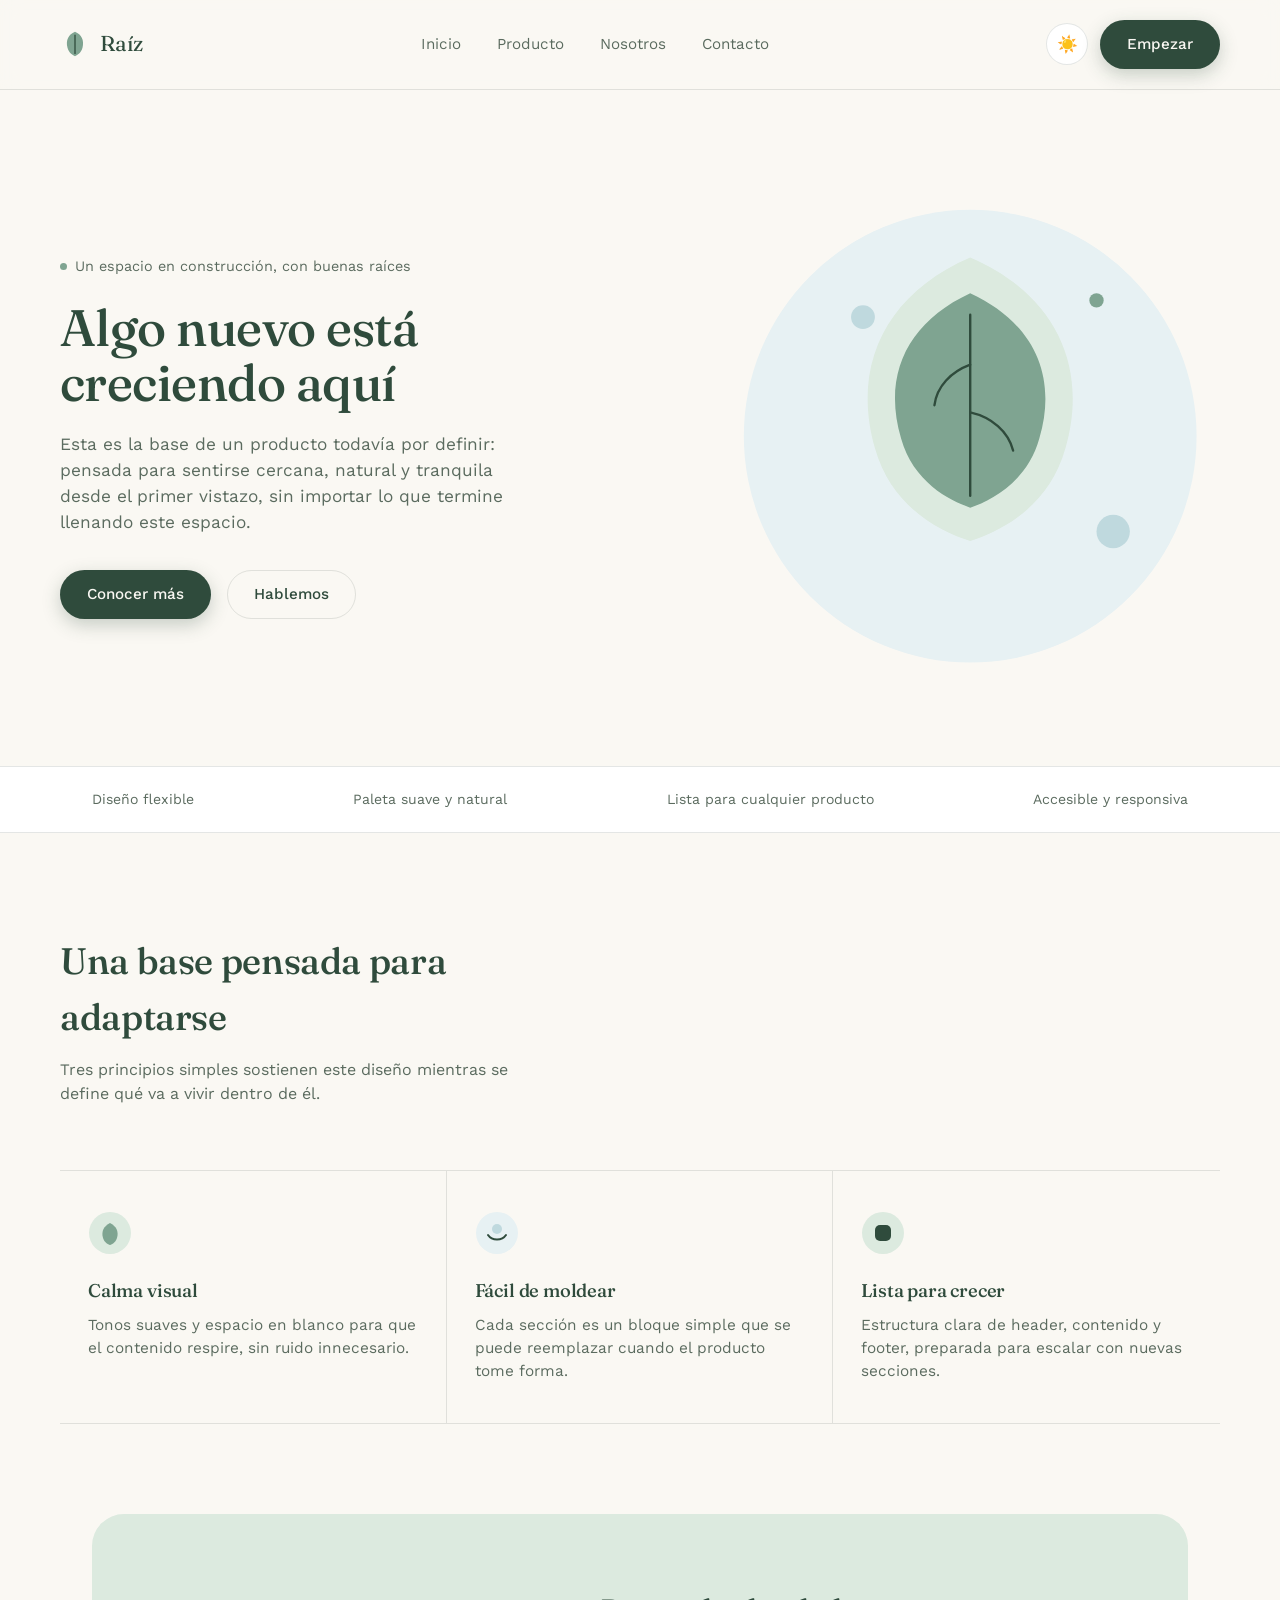
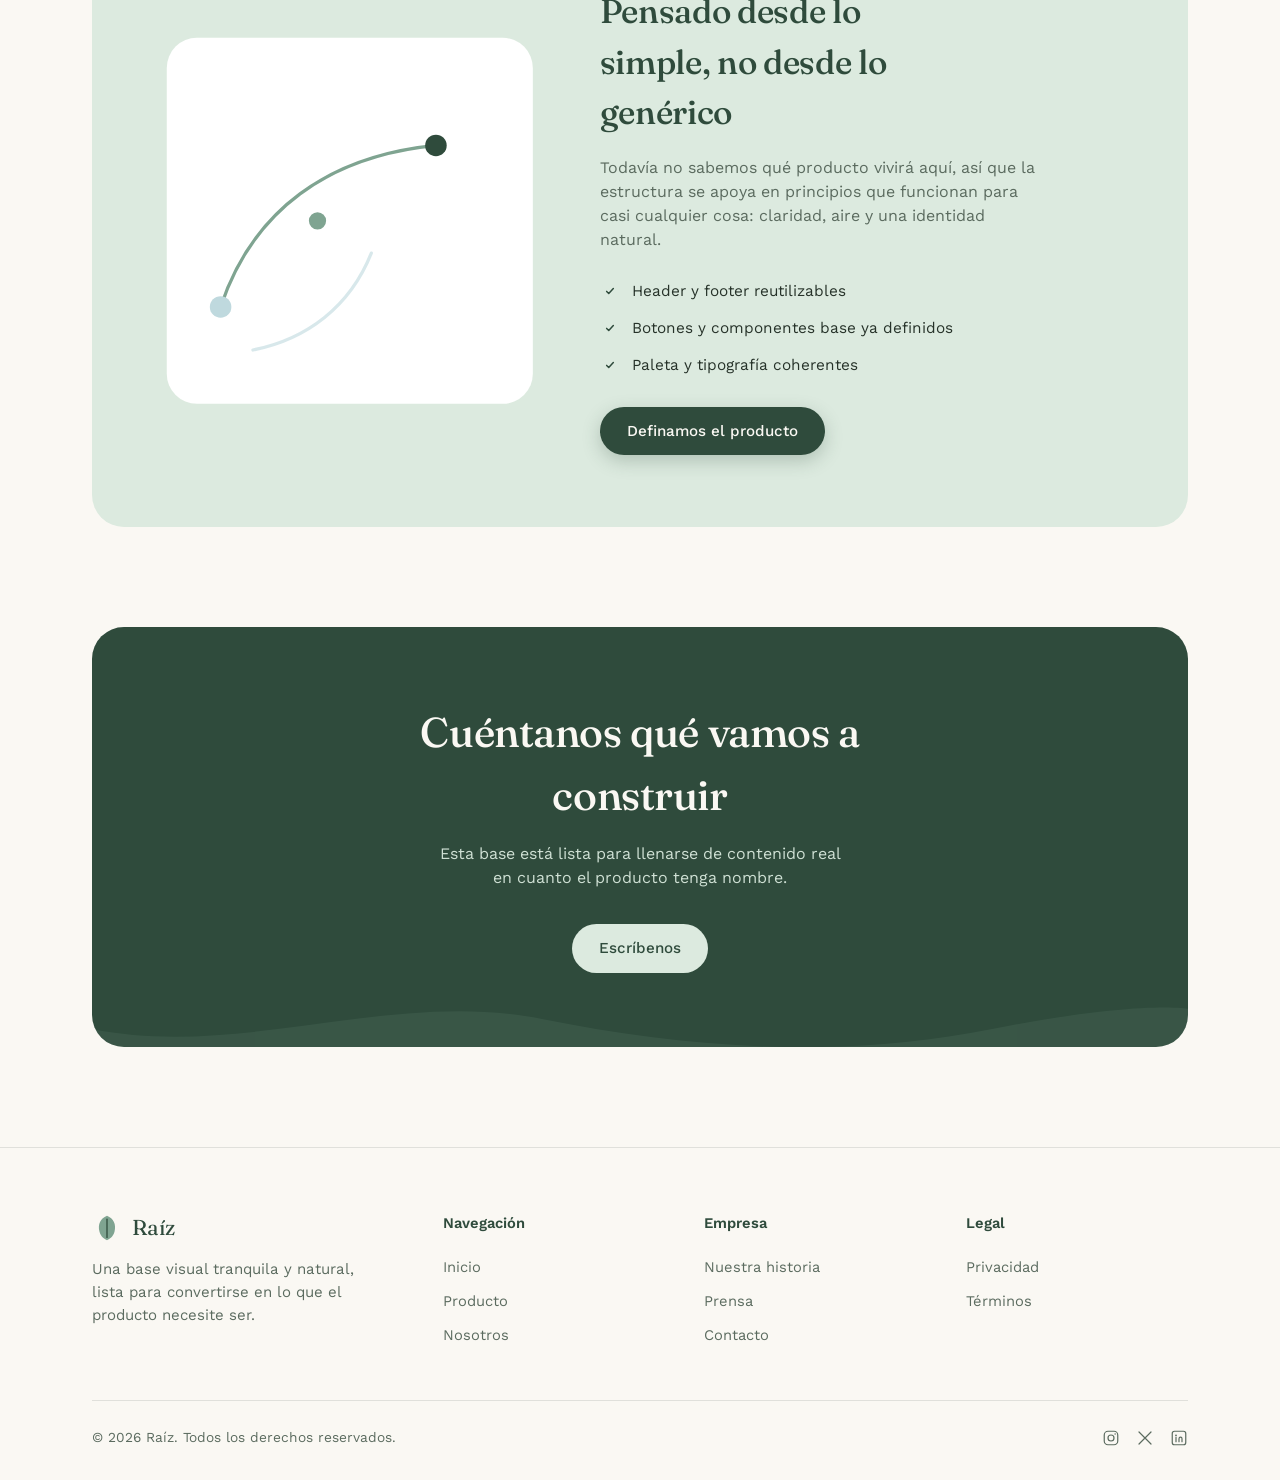
<file: index.html>
<!DOCTYPE html>
<html lang="es">
<head>
  <meta charset="UTF-8">
  <meta name="viewport" content="width=device-width, initial-scale=1.0">
  <title>Raíz — base de producto</title>
  <link rel="preconnect" href="https://fonts.googleapis.com">
  <link rel="preconnect" href="https://fonts.gstatic.com" crossorigin>
  <link href="https://fonts.googleapis.com/css2?family=Fraunces:opsz,wght@9..144,400;9..144,500;9..144,600&family=Work+Sans:wght@400;500;600&display=swap" rel="stylesheet">
  <link rel="stylesheet" href="prueba.css">
</head>
<body>
<header>
  <nav class="nav wrap" style="padding-left:0; padding-right:0;">
    <div class="brand">
      <svg viewBox="0 0 32 32" fill="none">
        <path d="M16 3C9 6 6 12 8 20c1.6 6 6 8 8 9 2-1 6.4-3 8-9 2-8-1-14-8-17Z" fill="var(--sage)"/>
        <path d="M16 6.5V26" stroke="var(--pine)" stroke-width="1.4" stroke-linecap="round"/>
      </svg>
      Raíz
    </div>
    <div class="nav-links">
      <a href="#inicio">Inicio</a>
      <a href="#producto">Producto</a>
      <a href="#nosotros">Nosotros</a>
      <a href="#contacto">Contacto</a>
    </div>
    <div class="nav-actions">

        <button class="theme-toggle" id="themeToggle" aria-label="Cambiar tema">
            ☀️
        </button>

        <a href="#contacto" class="btn btn-primary">Empezar</a>

    </div>
  </nav>
</header>

<main>

  <!-- HERO -->
  <section class="hero wrap" id="inicio">
    <div>
      <div class="eyebrow-dot"><span class="dot"></span>Un espacio en construcción, con buenas raíces</div>
      <h1>Algo nuevo está creciendo aquí</h1>
      <p>Esta es la base de un producto todavía por definir: pensada para sentirse cercana, natural y tranquila desde el primer vistazo, sin importar lo que termine llenando este espacio.</p>
      <div class="hero-actions">
        <a href="#producto" class="btn btn-primary">Conocer más</a>
        <a href="#contacto" class="btn btn-ghost">Hablemos</a>
      </div>
    </div>
    <div class="hero-art">
      <svg viewBox="0 0 420 420" fill="none">
        <circle cx="210" cy="210" r="190" fill="var(--sky-light)"/>
        <path d="M210 60c-70 30-100 90-80 160 14 50 55 70 80 78 25-8 66-28 80-78 20-70-10-130-80-160Z" fill="var(--sage-light)"/>
        <path d="M210 90c-52 24-74 68-58 122 10 36 40 52 58 58 18-6 48-22 58-58 16-54-6-98-58-122Z" fill="var(--sage)"/>
        <path d="M210 108v152" stroke="var(--pine)" stroke-width="2" stroke-linecap="round"/>
        <path d="M210 150c-16 6-28 18-30 34" stroke="var(--pine)" stroke-width="2" stroke-linecap="round" fill="none"/>
        <path d="M210 190c18 4 32 16 36 32" stroke="var(--pine)" stroke-width="2" stroke-linecap="round" fill="none"/>
        <circle cx="120" cy="110" r="10" fill="var(--sky)"/>
        <circle cx="330" cy="290" r="14" fill="var(--sky)"/>
        <circle cx="316" cy="96" r="6" fill="var(--sage)"/>
      </svg>
    </div>
  </section>

  <div class="strip">
    <div class="wrap">
      <span>Diseño flexible</span>
      <span>Paleta suave y natural</span>
      <span>Lista para cualquier producto</span>
      <span>Accesible y responsiva</span>
    </div>
  </div>

  <!-- FEATURES -->
  <section class="features wrap" id="producto">
    <div class="features-head">
      <h2>Una base pensada para adaptarse</h2>
      <p>Tres principios simples sostienen este diseño mientras se define qué va a vivir dentro de él.</p>
    </div>
    <div class="feature-row">
      <div class="feature">
        <svg class="icon" viewBox="0 0 44 44" fill="none">
          <circle cx="22" cy="22" r="21" fill="var(--sage-light)"/>
          <path d="M22 12c-6 3-9 8-7 15 1.4 4.5 5 6.4 7 7 2-0.6 5.6-2.5 7-7 2-7-1-12-7-15Z" fill="var(--sage)"/>
        </svg>
        <h3>Calma visual</h3>
        <p>Tonos suaves y espacio en blanco para que el contenido respire, sin ruido innecesario.</p>
      </div>
      <div class="feature">
        <svg class="icon" viewBox="0 0 44 44" fill="none">
          <circle cx="22" cy="22" r="21" fill="var(--sky-light)"/>
          <path d="M13 24c4 6 14 6 18 0" stroke="var(--pine)" stroke-width="2" stroke-linecap="round" fill="none"/>
          <circle cx="22" cy="18" r="5" fill="var(--sky)"/>
        </svg>
        <h3>Fácil de moldear</h3>
        <p>Cada sección es un bloque simple que se puede reemplazar cuando el producto tome forma.</p>
      </div>
      <div class="feature">
        <svg class="icon" viewBox="0 0 44 44" fill="none">
          <circle cx="22" cy="22" r="21" fill="var(--sage-light)"/>
          <rect x="14" y="14" width="16" height="16" rx="5" fill="var(--pine)"/>
        </svg>
        <h3>Lista para crecer</h3>
        <p>Estructura clara de header, contenido y footer, preparada para escalar con nuevas secciones.</p>
      </div>
    </div>
  </section>

  <!-- SHOWCASE -->
  <section class="showcase" id="nosotros">
    <div class="showcase-art">
      <svg viewBox="0 0 360 360" fill="none">
        <rect x="10" y="10" width="340" height="340" rx="28" fill="var(--paper)"/>
        <path d="M60 260c30-90 100-140 200-150" stroke="var(--sage)" stroke-width="3" fill="none" stroke-linecap="round"/>
        <circle cx="60" cy="260" r="10" fill="var(--sky)"/>
        <circle cx="150" cy="180" r="8" fill="var(--sage)"/>
        <circle cx="260" cy="110" r="10" fill="var(--pine)"/>
        <path d="M90 300c50-10 90-40 110-90" stroke="var(--sky)" stroke-width="3" fill="none" stroke-linecap="round" opacity="0.6"/>
      </svg>
    </div>
    <div class="showcase-copy">
      <h2>Pensado desde lo simple, no desde lo genérico</h2>
      <p>Todavía no sabemos qué producto vivirá aquí, así que la estructura se apoya en principios que funcionan para casi cualquier cosa: claridad, aire y una identidad natural.</p>
      <div class="check-list">
        <div class="check-item">
          <svg viewBox="0 0 24 24" fill="none"><circle cx="12" cy="12" r="11" fill="var(--sage-light)"/><path d="M8 12.5l2.5 2.5L16 9" stroke="var(--pine)" stroke-width="1.8" stroke-linecap="round" stroke-linejoin="round"/></svg>
          Header y footer reutilizables
        </div>
        <div class="check-item">
          <svg viewBox="0 0 24 24" fill="none"><circle cx="12" cy="12" r="11" fill="var(--sage-light)"/><path d="M8 12.5l2.5 2.5L16 9" stroke="var(--pine)" stroke-width="1.8" stroke-linecap="round" stroke-linejoin="round"/></svg>
          Botones y componentes base ya definidos
        </div>
        <div class="check-item">
          <svg viewBox="0 0 24 24" fill="none"><circle cx="12" cy="12" r="11" fill="var(--sage-light)"/><path d="M8 12.5l2.5 2.5L16 9" stroke="var(--pine)" stroke-width="1.8" stroke-linecap="round" stroke-linejoin="round"/></svg>
          Paleta y tipografía coherentes
        </div>
      </div>
      <a href="#contacto" class="btn btn-primary">Definamos el producto</a>
    </div>
  </section>

  <!-- CTA -->
  <section class="cta-band" id="contacto">
    <h2>Cuéntanos qué vamos a construir</h2>
    <p>Esta base está lista para llenarse de contenido real en cuanto el producto tenga nombre.</p>
    <a href="#" class="btn btn-primary">Escríbenos</a>
    <svg class="cta-wave" viewBox="0 0 1096 60" fill="none" preserveAspectRatio="none">
      <path d="M0 40c150 30 300-40 450-10s300 40 450 10 200-20 196-20V60H0Z" fill="var(--sage)" opacity="0.25"/>
    </svg>
  </section>

</main>

<footer>
  <div class="wrap">
    <div class="footer-grid">
      <div class="footer-brand">
        <div class="brand">
          <svg viewBox="0 0 32 32" fill="none">
            <path d="M16 3C9 6 6 12 8 20c1.6 6 6 8 8 9 2-1 6.4-3 8-9 2-8-1-14-8-17Z" fill="var(--sage)"/>
            <path d="M16 6.5V26" stroke="var(--pine)" stroke-width="1.4" stroke-linecap="round"/>
          </svg>
          Raíz
        </div>
        <p>Una base visual tranquila y natural, lista para convertirse en lo que el producto necesite ser.</p>
      </div>
      <div class="footer-col">
        <h4>Navegación</h4>
        <a href="#inicio">Inicio</a>
        <a href="#producto">Producto</a>
        <a href="#nosotros">Nosotros</a>
      </div>
      <div class="footer-col">
        <h4>Empresa</h4>
        <a href="#">Nuestra historia</a>
        <a href="#">Prensa</a>
        <a href="#contacto">Contacto</a>
      </div>
      <div class="footer-col">
        <h4>Legal</h4>
        <a href="#">Privacidad</a>
        <a href="#">Términos</a>
      </div>
    </div>
    <div class="footer-bottom">
      <span>© 2026 Raíz. Todos los derechos reservados.</span>
      <div class="footer-socials">
        <a href="#" aria-label="Instagram"><svg viewBox="0 0 24 24" fill="none"><rect x="3" y="3" width="18" height="18" rx="5" stroke="currentColor" stroke-width="1.6"/><circle cx="12" cy="12" r="4" stroke="currentColor" stroke-width="1.6"/><circle cx="17.5" cy="6.5" r="1" fill="currentColor"/></svg></a>
        <a href="#" aria-label="X"><svg viewBox="0 0 24 24" fill="none"><path d="M4 4l16 16M20 4L4 20" stroke="currentColor" stroke-width="1.6" stroke-linecap="round"/></svg></a>
        <a href="#" aria-label="LinkedIn"><svg viewBox="0 0 24 24" fill="none"><rect x="3" y="3" width="18" height="18" rx="3" stroke="currentColor" stroke-width="1.6"/><circle cx="8" cy="8.5" r="1.2" fill="currentColor"/><path d="M8 11v6M12 17v-4c0-1.5 1-2.3 2.2-2.3S16 11.5 16 13v4" stroke="currentColor" stroke-width="1.6" stroke-linecap="round"/></svg></a>
      </div>
    </div>
  </div>
</footer>

</body>
</html>
<script>
  const themeToggle = document.getElementById("themeToggle");

  const savedTheme = localStorage.getItem("theme");

  if (savedTheme === "dark") {
    document.documentElement.setAttribute("data-theme", "dark");
    themeToggle.textContent = "🌙";
  }

  themeToggle.addEventListener("click", () => {
    const isDark =
      document.documentElement.getAttribute("data-theme") === "dark";

    if (isDark) {
      document.documentElement.removeAttribute("data-theme");
      localStorage.setItem("theme", "light");
      themeToggle.textContent = "☀️";
    } else {
      document.documentElement.setAttribute("data-theme", "dark");
      localStorage.setItem("theme", "dark");
      themeToggle.textContent = "🌙";
    }
  });
</script>
</file>
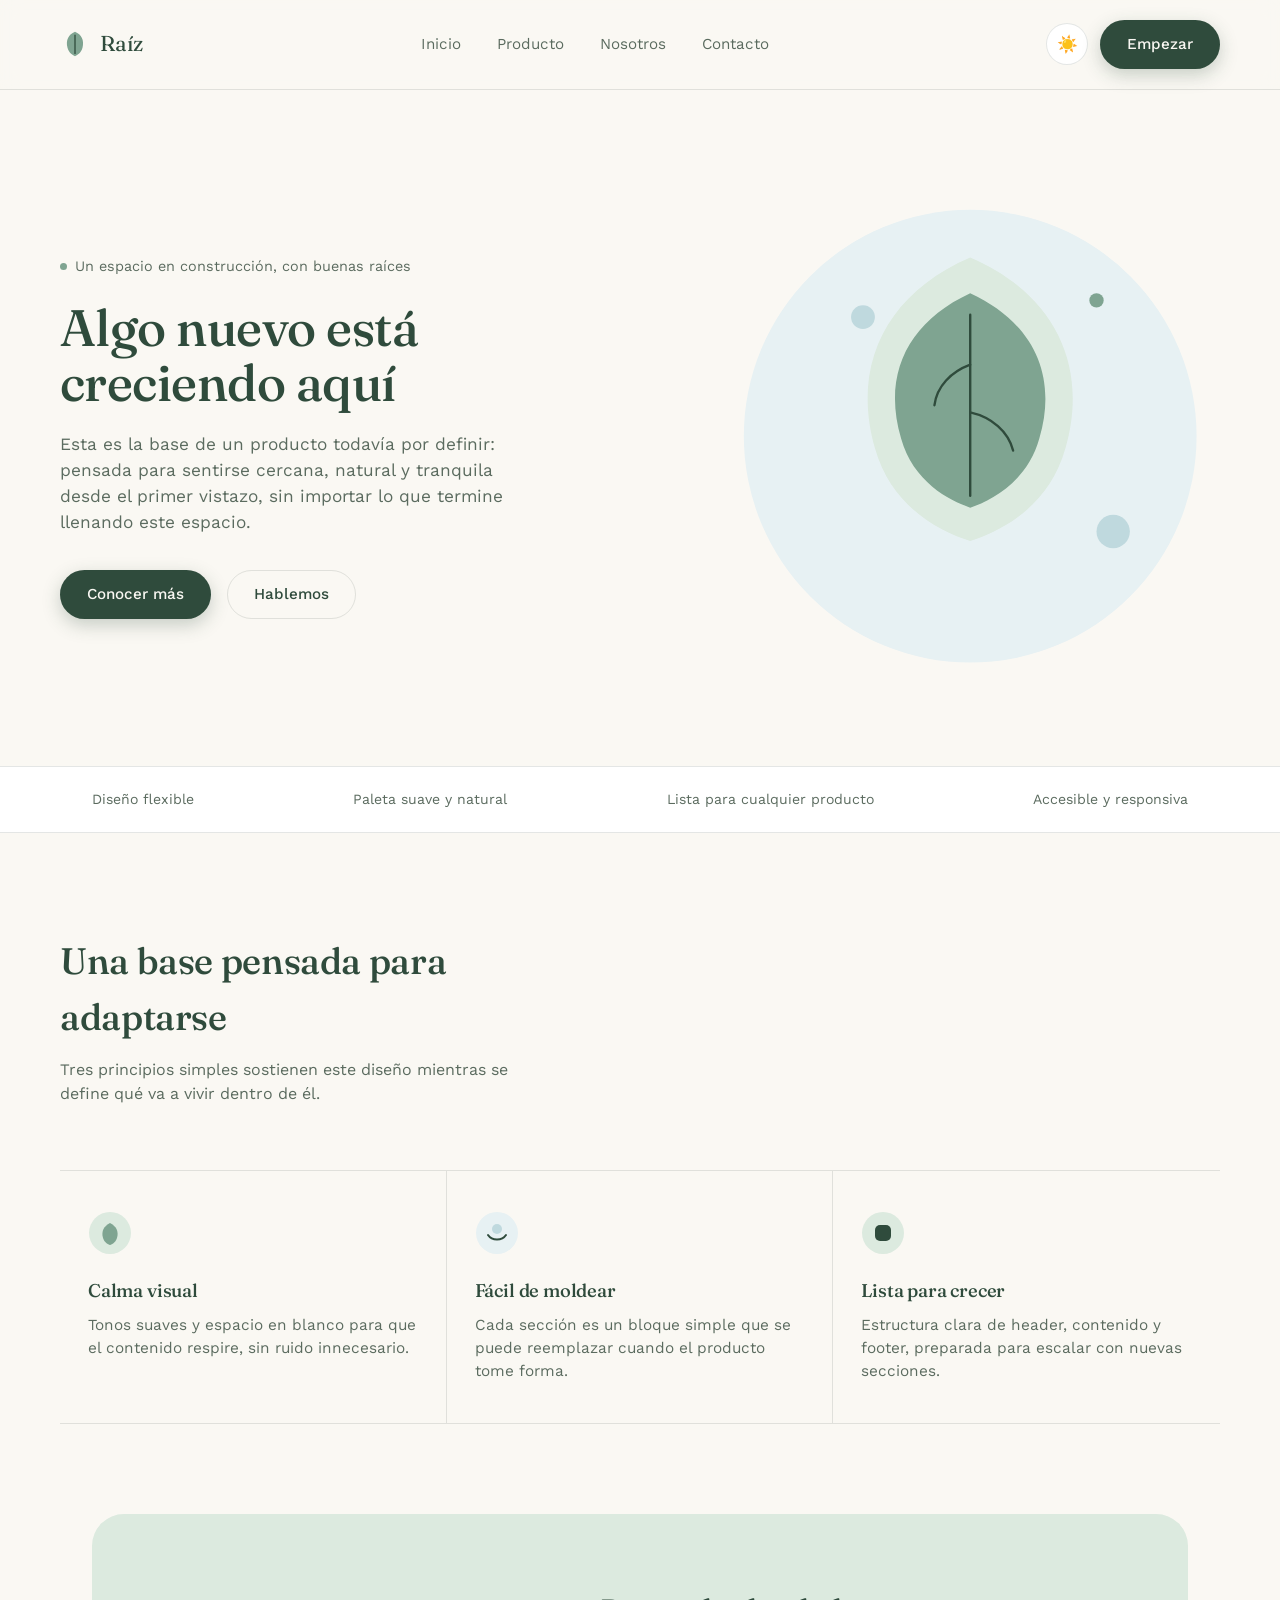
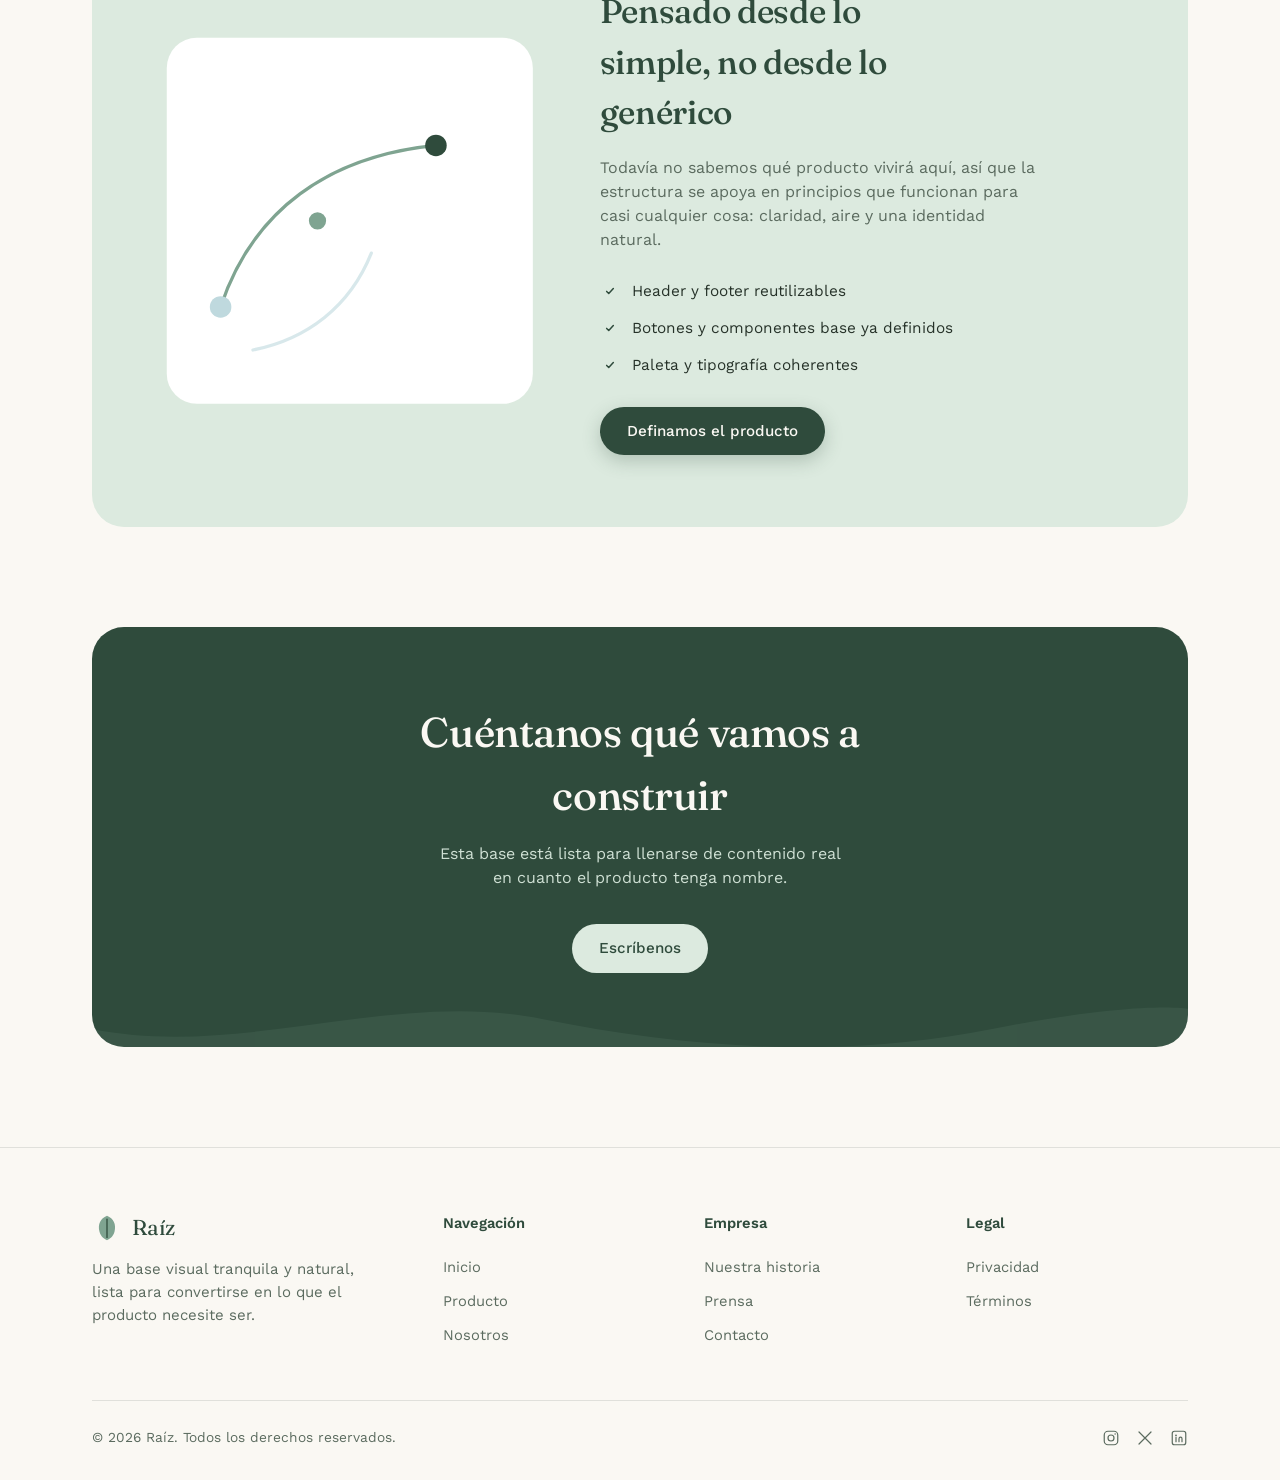
<file: SenseCore.html>
<!DOCTYPE html>
<html lang="es">
<head>
<meta charset="UTF-8">
<meta name="viewport" content="width=device-width, initial-scale=1.0">
<title>Raíz — base de producto</title>
<link rel="preconnect" href="https://fonts.googleapis.com">
<link rel="preconnect" href="https://fonts.gstatic.com" crossorigin>
<link href="https://fonts.googleapis.com/css2?family=Fraunces:opsz,wght@9..144,400;9..144,500;9..144,600&family=Work+Sans:wght@400;500;600&display=swap" rel="stylesheet">
<link rel="stylesheet" href="prueba.css">
</head>
<script>
  const themeToggle = document.getElementById("themeToggle");

  const savedTheme = localStorage.getItem("theme");

  if (savedTheme === "dark") {
    document.documentElement.setAttribute("data-theme", "dark");
    themeToggle.textContent = "🌙";
  }

  themeToggle.addEventListener("click", () => {
    const isDark =
      document.documentElement.getAttribute("data-theme") === "dark";

    if (isDark) {
      document.documentElement.removeAttribute("data-theme");
      localStorage.setItem("theme", "light");
      themeToggle.textContent = "☀️";
    } else {
      document.documentElement.setAttribute("data-theme", "dark");
      localStorage.setItem("theme", "dark");
      themeToggle.textContent = "🌙";
    }
  });
</script>
<body>

<header>
  <nav class="nav wrap" style="padding-left:0; padding-right:0;">
    <div class="brand">
      <svg viewBox="0 0 32 32" fill="none">
        <path d="M16 3C9 6 6 12 8 20c1.6 6 6 8 8 9 2-1 6.4-3 8-9 2-8-1-14-8-17Z" fill="var(--sage)"/>
        <path d="M16 6.5V26" stroke="var(--pine)" stroke-width="1.4" stroke-linecap="round"/>
      </svg>
      Raíz
    </div>
    <div class="nav-links">
      <a href="#inicio">Inicio</a>
      <a href="#producto">Producto</a>
      <a href="#nosotros">Nosotros</a>
      <a href="#contacto">Contacto</a>
    </div>
    <div class="nav-actions">

        <button class="theme-toggle" id="themeToggle" aria-label="Cambiar tema">
            ☀️
        </button>

        <a href="#contacto" class="btn btn-primary">Empezar</a>

    </div>
  </nav>
</header>

<main>

  <!-- HERO -->
  <section class="hero wrap" id="inicio">
    <div>
      <div class="eyebrow-dot"><span class="dot"></span>Un espacio en construcción, con buenas raíces</div>
      <h1>Algo nuevo está creciendo aquí</h1>
      <p>Esta es la base de un producto todavía por definir: pensada para sentirse cercana, natural y tranquila desde el primer vistazo, sin importar lo que termine llenando este espacio.</p>
      <div class="hero-actions">
        <a href="#producto" class="btn btn-primary">Conocer más</a>
        <a href="#contacto" class="btn btn-ghost">Hablemos</a>
      </div>
    </div>
    <div class="hero-art">
      <svg viewBox="0 0 420 420" fill="none">
        <circle cx="210" cy="210" r="190" fill="var(--sky-light)"/>
        <path d="M210 60c-70 30-100 90-80 160 14 50 55 70 80 78 25-8 66-28 80-78 20-70-10-130-80-160Z" fill="var(--sage-light)"/>
        <path d="M210 90c-52 24-74 68-58 122 10 36 40 52 58 58 18-6 48-22 58-58 16-54-6-98-58-122Z" fill="var(--sage)"/>
        <path d="M210 108v152" stroke="var(--pine)" stroke-width="2" stroke-linecap="round"/>
        <path d="M210 150c-16 6-28 18-30 34" stroke="var(--pine)" stroke-width="2" stroke-linecap="round" fill="none"/>
        <path d="M210 190c18 4 32 16 36 32" stroke="var(--pine)" stroke-width="2" stroke-linecap="round" fill="none"/>
        <circle cx="120" cy="110" r="10" fill="var(--sky)"/>
        <circle cx="330" cy="290" r="14" fill="var(--sky)"/>
        <circle cx="316" cy="96" r="6" fill="var(--sage)"/>
      </svg>
    </div>
  </section>

  <div class="strip">
    <div class="wrap">
      <span>Diseño flexible</span>
      <span>Paleta suave y natural</span>
      <span>Lista para cualquier producto</span>
      <span>Accesible y responsiva</span>
    </div>
  </div>

  <!-- FEATURES -->
  <section class="features wrap" id="producto">
    <div class="features-head">
      <h2>Una base pensada para adaptarse</h2>
      <p>Tres principios simples sostienen este diseño mientras se define qué va a vivir dentro de él.</p>
    </div>
    <div class="feature-row">
      <div class="feature">
        <svg class="icon" viewBox="0 0 44 44" fill="none">
          <circle cx="22" cy="22" r="21" fill="var(--sage-light)"/>
          <path d="M22 12c-6 3-9 8-7 15 1.4 4.5 5 6.4 7 7 2-0.6 5.6-2.5 7-7 2-7-1-12-7-15Z" fill="var(--sage)"/>
        </svg>
        <h3>Calma visual</h3>
        <p>Tonos suaves y espacio en blanco para que el contenido respire, sin ruido innecesario.</p>
      </div>
      <div class="feature">
        <svg class="icon" viewBox="0 0 44 44" fill="none">
          <circle cx="22" cy="22" r="21" fill="var(--sky-light)"/>
          <path d="M13 24c4 6 14 6 18 0" stroke="var(--pine)" stroke-width="2" stroke-linecap="round" fill="none"/>
          <circle cx="22" cy="18" r="5" fill="var(--sky)"/>
        </svg>
        <h3>Fácil de moldear</h3>
        <p>Cada sección es un bloque simple que se puede reemplazar cuando el producto tome forma.</p>
      </div>
      <div class="feature">
        <svg class="icon" viewBox="0 0 44 44" fill="none">
          <circle cx="22" cy="22" r="21" fill="var(--sage-light)"/>
          <rect x="14" y="14" width="16" height="16" rx="5" fill="var(--pine)"/>
        </svg>
        <h3>Lista para crecer</h3>
        <p>Estructura clara de header, contenido y footer, preparada para escalar con nuevas secciones.</p>
      </div>
    </div>
  </section>

  <!-- SHOWCASE -->
  <section class="showcase" id="nosotros">
    <div class="showcase-art">
      <svg viewBox="0 0 360 360" fill="none">
        <rect x="10" y="10" width="340" height="340" rx="28" fill="var(--paper)"/>
        <path d="M60 260c30-90 100-140 200-150" stroke="var(--sage)" stroke-width="3" fill="none" stroke-linecap="round"/>
        <circle cx="60" cy="260" r="10" fill="var(--sky)"/>
        <circle cx="150" cy="180" r="8" fill="var(--sage)"/>
        <circle cx="260" cy="110" r="10" fill="var(--pine)"/>
        <path d="M90 300c50-10 90-40 110-90" stroke="var(--sky)" stroke-width="3" fill="none" stroke-linecap="round" opacity="0.6"/>
      </svg>
    </div>
    <div class="showcase-copy">
      <h2>Pensado desde lo simple, no desde lo genérico</h2>
      <p>Todavía no sabemos qué producto vivirá aquí, así que la estructura se apoya en principios que funcionan para casi cualquier cosa: claridad, aire y una identidad natural.</p>
      <div class="check-list">
        <div class="check-item">
          <svg viewBox="0 0 24 24" fill="none"><circle cx="12" cy="12" r="11" fill="var(--sage-light)"/><path d="M8 12.5l2.5 2.5L16 9" stroke="var(--pine)" stroke-width="1.8" stroke-linecap="round" stroke-linejoin="round"/></svg>
          Header y footer reutilizables
        </div>
        <div class="check-item">
          <svg viewBox="0 0 24 24" fill="none"><circle cx="12" cy="12" r="11" fill="var(--sage-light)"/><path d="M8 12.5l2.5 2.5L16 9" stroke="var(--pine)" stroke-width="1.8" stroke-linecap="round" stroke-linejoin="round"/></svg>
          Botones y componentes base ya definidos
        </div>
        <div class="check-item">
          <svg viewBox="0 0 24 24" fill="none"><circle cx="12" cy="12" r="11" fill="var(--sage-light)"/><path d="M8 12.5l2.5 2.5L16 9" stroke="var(--pine)" stroke-width="1.8" stroke-linecap="round" stroke-linejoin="round"/></svg>
          Paleta y tipografía coherentes
        </div>
      </div>
      <a href="#contacto" class="btn btn-primary">Definamos el producto</a>
    </div>
  </section>

  <!-- CTA -->
  <section class="cta-band" id="contacto">
    <h2>Cuéntanos qué vamos a construir</h2>
    <p>Esta base está lista para llenarse de contenido real en cuanto el producto tenga nombre.</p>
    <a href="#" class="btn btn-primary">Escríbenos</a>
    <svg class="cta-wave" viewBox="0 0 1096 60" fill="none" preserveAspectRatio="none">
      <path d="M0 40c150 30 300-40 450-10s300 40 450 10 200-20 196-20V60H0Z" fill="var(--sage)" opacity="0.25"/>
    </svg>
  </section>

</main>

<footer>
  <div class="wrap">
    <div class="footer-grid">
      <div class="footer-brand">
        <div class="brand">
          <svg viewBox="0 0 32 32" fill="none">
            <path d="M16 3C9 6 6 12 8 20c1.6 6 6 8 8 9 2-1 6.4-3 8-9 2-8-1-14-8-17Z" fill="var(--sage)"/>
            <path d="M16 6.5V26" stroke="var(--pine)" stroke-width="1.4" stroke-linecap="round"/>
          </svg>
          Raíz
        </div>
        <p>Una base visual tranquila y natural, lista para convertirse en lo que el producto necesite ser.</p>
      </div>
      <div class="footer-col">
        <h4>Navegación</h4>
        <a href="#inicio">Inicio</a>
        <a href="#producto">Producto</a>
        <a href="#nosotros">Nosotros</a>
      </div>
      <div class="footer-col">
        <h4>Empresa</h4>
        <a href="#">Nuestra historia</a>
        <a href="#">Prensa</a>
        <a href="#contacto">Contacto</a>
      </div>
      <div class="footer-col">
        <h4>Legal</h4>
        <a href="#">Privacidad</a>
        <a href="#">Términos</a>
      </div>
    </div>
    <div class="footer-bottom">
      <span>© 2026 Raíz. Todos los derechos reservados.</span>
      <div class="footer-socials">
        <a href="#" aria-label="Instagram"><svg viewBox="0 0 24 24" fill="none"><rect x="3" y="3" width="18" height="18" rx="5" stroke="currentColor" stroke-width="1.6"/><circle cx="12" cy="12" r="4" stroke="currentColor" stroke-width="1.6"/><circle cx="17.5" cy="6.5" r="1" fill="currentColor"/></svg></a>
        <a href="#" aria-label="X"><svg viewBox="0 0 24 24" fill="none"><path d="M4 4l16 16M20 4L4 20" stroke="currentColor" stroke-width="1.6" stroke-linecap="round"/></svg></a>
        <a href="#" aria-label="LinkedIn"><svg viewBox="0 0 24 24" fill="none"><rect x="3" y="3" width="18" height="18" rx="3" stroke="currentColor" stroke-width="1.6"/><circle cx="8" cy="8.5" r="1.2" fill="currentColor"/><path d="M8 11v6M12 17v-4c0-1.5 1-2.3 2.2-2.3S16 11.5 16 13v4" stroke="currentColor" stroke-width="1.6" stroke-linecap="round"/></svg></a>
      </div>
    </div>
  </div>
</footer>

</body>
</html>
</file>
<file: prueba.css>
:root {
    --cream: #FAF8F3;
    --paper: #FFFFFF;
    --ink: #263229;
    --ink-soft: #5B6B5F;
    --pine: #2F4B3C;
    --sage: #7FA491;
    --sage-light: #DCEADF;
    --sky: #BFD9DE;
    --sky-light: #E7F1F3;
    --line: rgba(38,50,41,0.12);
    --radius: 22px;

    --header-bg: rgba(250,248,243,0.86);
    --button-text: #FAF8F3;
    --cta-text: #CFE0D4;
    }

    /* No se como esto funciona cfff💔 */

    [data-theme="dark"] {
    --cream: #111814;
    --paper: #18221D;
    --ink: #E8EFEA;
    --ink-soft: #A9B8AE;
    --pine: #B8D1C1;
    --sage: #7FA491;
    --sage-light: #294036;
    --sky: #41616A;
    --sky-light: #24373B;
    --line: rgba(232,239,234,0.12);

    --header-bg: rgba(17,24,20,0.86);
    --button-text: #111814;
    --cta-text: #CFE0D4;
    }

  *{ box-sizing: border-box; margin:0; padding:0; }

  html{ scroll-behavior: smooth; }

  body{
    background: var(--cream);
    color: var(--ink);
    font-family: 'Work Sans', sans-serif;
    line-height: 1.5;
    -webkit-font-smoothing: antialiased;
    transition: background-color .3s ease, color .3s ease;
    }

  h1, h2, h3{
    font-family: 'Fraunces', serif;
    font-weight: 500;
    color: var(--pine);
    letter-spacing: -0.01em;
  }

  a{ color: inherit; text-decoration: none; }

  img, svg{ display:block; max-width: 100%; }

  .wrap{
    max-width: 1160px;
    margin: 0 auto;
    padding: 0 32px;
  }

  /* ---------- HEADER ---------- */

  header{
    position: sticky;
    top: 0;
    z-index: 20;
    background: var(--header-bg);
    backdrop-filter: blur(10px);
    border-bottom: 1px solid var(--line);
    transition: background .3s ease, border-color .3s ease;
  }
 
  .nav{
    display: flex;
    align-items: center;
    justify-content: space-between;
    padding: 20px 32px;
  }

  .brand{
    display: flex;
    align-items: center;
    gap: 10px;
    font-family: 'Fraunces', serif;
    font-size: 1.35rem;
    color: var(--pine);
  }

  .brand svg{ width: 30px; height: 30px; }

  .nav-links{
    display: flex;
    gap: 36px;
    font-size: 0.95rem;
    color: var(--ink-soft);
  }

  .nav-links a{ transition: color .2s ease; }
  .nav-links a:hover{ color: var(--pine); }

  .nav-actions{
    display: flex;
    align-items: center;
    gap: 12px;
  }

  .theme-toggle{
    width: 42px;
    height: 42px;
    border-radius: 50%;
    border: 1px solid var(--line);
    background: var(--paper);
    color: var(--ink);
    cursor: pointer;
    font-size: 1.05rem;

    display: flex;
    align-items: center;
    justify-content: center;

    transition:
        background .2s ease,
        color .2s ease,
        border-color .2s ease,
        transform .2s ease;
    }

  .theme-toggle:hover{
    transform: scale(1.06);
    border-color: var(--pine);
    }

  .theme-toggle:active{
    transform: scale(.96);
    }

  .btn{
    display: inline-flex;
    align-items: center;
    justify-content: center;
    padding: 12px 26px;
    border-radius: 999px;
    font-size: 0.95rem;
    font-weight: 500;
    cursor: pointer;
    border: 1px solid transparent;
    transition: transform .18s ease, box-shadow .18s ease, background .18s ease;
  }

  .btn:active{ transform: translateY(1px); }

  .btn-primary{
    background: var(--pine);
    color: var(--cream);
    box-shadow: 0 6px 18px rgba(47,75,60,0.25);
  }
  .btn-primary:hover{ background: #26402f; box-shadow: 0 8px 22px rgba(47,75,60,0.32); }

  .btn-ghost{
    background: transparent;
    border-color: var(--line);
    color: var(--pine);
  }
  .btn-ghost:hover{ border-color: var(--pine); }

  /* ---------- HERO ---------- */

  .hero{
    padding: 96px 0 80px;
    display: grid;
    grid-template-columns: 1.1fr 0.9fr;
    gap: 48px;
    align-items: center;
  }

  .eyebrow-dot{
    display: inline-flex;
    align-items: center;
    gap: 8px;
    color: var(--ink-soft);
    font-size: 0.9rem;
    margin-bottom: 22px;
  }
  .eyebrow-dot span.dot{
    width: 7px; height: 7px; border-radius: 50%;
    background: var(--sage);
  }

  .hero h1{
    font-size: clamp(2.4rem, 4vw, 3.4rem);
    line-height: 1.08;
    max-width: 14ch;
  }

  .hero p{
    margin-top: 22px;
    color: var(--ink-soft);
    font-size: 1.08rem;
    max-width: 42ch;
  }

  .hero-actions{
    display: flex;
    gap: 16px;
    margin-top: 34px;
  }

  .hero-art{
    position: relative;
    aspect-ratio: 1 / 1;
  }

  .hero-art svg{ width: 100%; height: 100%; }

  /* ---------- MARQUEE STRIP ---------- */

  .strip{
    border-top: 1px solid var(--line);
    border-bottom: 1px solid var(--line);
    background: var(--paper);
  }
  .strip .wrap{
    display: flex;
    justify-content: space-between;
    padding: 22px 32px;
    color: var(--ink-soft);
    font-size: 0.88rem;
    flex-wrap: wrap;
    gap: 12px 32px;
  }

  /* ---------- FEATURES ---------- */

  .features{
    padding: 100px 0 90px;
  }

  .features-head{
    max-width: 46ch;
    margin-bottom: 64px;
  }

  .features-head h2{
    font-size: clamp(1.8rem, 3vw, 2.3rem);
  }

  .features-head p{
    color: var(--ink-soft);
    margin-top: 14px;
  }

  .feature-row{
    display: grid;
    grid-template-columns: repeat(3, 1fr);
    gap: 0;
    border-top: 1px solid var(--line);
  }

  .feature{
    padding: 40px 28px;
    border-right: 1px solid var(--line);
    border-bottom: 1px solid var(--line);
  }
  .feature:last-child{ border-right: none; }

  .feature .icon{
    width: 44px; height: 44px;
    margin-bottom: 22px;
  }

  .feature h3{
    font-size: 1.15rem;
    margin-bottom: 10px;
  }

  .feature p{
    color: var(--ink-soft);
    font-size: 0.96rem;
  }

  /* ---------- SHOWCASE / SPLIT ---------- */

  .showcase{
    background: var(--sage-light);
    border-radius: 32px;
    margin: 0 32px 100px;
    padding: 72px 64px;
    display: grid;
    grid-template-columns: 0.85fr 1.15fr;
    gap: 56px;
    align-items: center;
    max-width: 1096px;
    margin-left: auto;
    margin-right: auto;
  }

  .showcase-art{ position: relative; }
  .showcase-art svg{ width: 100%; }

  .showcase-copy h2{
    font-size: clamp(1.7rem, 2.8vw, 2.1rem);
    max-width: 16ch;
  }

  .showcase-copy p{
    color: var(--ink-soft);
    margin: 18px 0 28px;
    max-width: 44ch;
  }

  .check-list{
    display: flex;
    flex-direction: column;
    gap: 14px;
    margin-bottom: 30px;
  }

  .check-item{
    display: flex;
    align-items: center;
    gap: 12px;
    font-size: 0.96rem;
    color: var(--ink);
  }

  .check-item svg{ width: 20px; height: 20px; flex-shrink: 0; }

  /* ---------- CTA BANNER ---------- */

  .cta-band{
    background: var(--pine);
    color: var(--cream);
    border-radius: 32px;
    margin: 0 32px 100px;
    padding: 74px 40px;
    text-align: center;
    max-width: 1096px;
    margin-left: auto;
    margin-right: auto;
    position: relative;
    overflow: hidden;
  }

  .cta-band h2{
    color: var(--cream);
    font-size: clamp(1.9rem, 3.4vw, 2.6rem);
    max-width: 20ch;
    margin: 0 auto 16px;
  }

  .cta-band p{
    color: #CFE0D4;
    max-width: 42ch;
    margin: 0 auto 34px;
  }

  .cta-band .btn-primary{
    background: var(--sage-light);
    color: var(--pine);
    box-shadow: none;
  }
  .cta-band .btn-primary:hover{ background: #ffffff; }

  .cta-wave{
    position: absolute;
    bottom: -2px; left: 0; right: 0;
    opacity: 0.5;
  }

  /* ---------- FOOTER ---------- */

  footer{
    border-top: 1px solid var(--line);
    padding: 64px 0 32px;
  }

  .footer-grid{
    display: grid;
    grid-template-columns: 1.4fr 1fr 1fr 1fr;
    gap: 40px;
    padding-bottom: 48px;
  }

  .footer-brand .brand{ margin-bottom: 14px; }

  .footer-brand p{
    color: var(--ink-soft);
    font-size: 0.94rem;
    max-width: 30ch;
  }

  .footer-col h4{
    font-size: 0.92rem;
    color: var(--pine);
    margin-bottom: 16px;
    font-weight: 600;
  }

  .footer-col a{
    display: block;
    color: var(--ink-soft);
    font-size: 0.92rem;
    padding: 6px 0;
    transition: color .2s ease;
  }
  .footer-col a:hover{ color: var(--pine); }

  .footer-bottom{
    border-top: 1px solid var(--line);
    padding-top: 26px;
    display: flex;
    justify-content: space-between;
    align-items: center;
    color: var(--ink-soft);
    font-size: 0.86rem;
    flex-wrap: wrap;
    gap: 14px;
  }

  .footer-socials{
    display: flex;
    gap: 16px;
  }
  .footer-socials a svg{ width: 18px; height: 18px; }
  .footer-socials a{ color: var(--ink-soft); }
  .footer-socials a:hover{ color: var(--pine); }

  /* ---------- RESPONSIVE ---------- */

  @media (max-width: 900px){
    .nav-links{ display: none; }
    .hero{ grid-template-columns: 1fr; padding-top: 56px; }
    .hero-art{ order: -1; max-width: 320px; margin: 0 auto; }
    .feature-row{ grid-template-columns: 1fr; }
    .feature{ border-right: none; }
    .showcase{ grid-template-columns: 1fr; padding: 48px 28px; margin: 0 16px 64px; }
    .cta-band{ margin: 0 16px 64px; padding: 56px 24px; }
    .footer-grid{ grid-template-columns: 1fr 1fr; }
    .wrap{ padding: 0 20px; }
  }

  @media (prefers-reduced-motion: reduce){
    *{ scroll-behavior: auto !important; transition: none !important; }
  }

  :focus-visible{
    outline: 2px solid var(--pine);
    outline-offset: 3px;
  }
</file>
